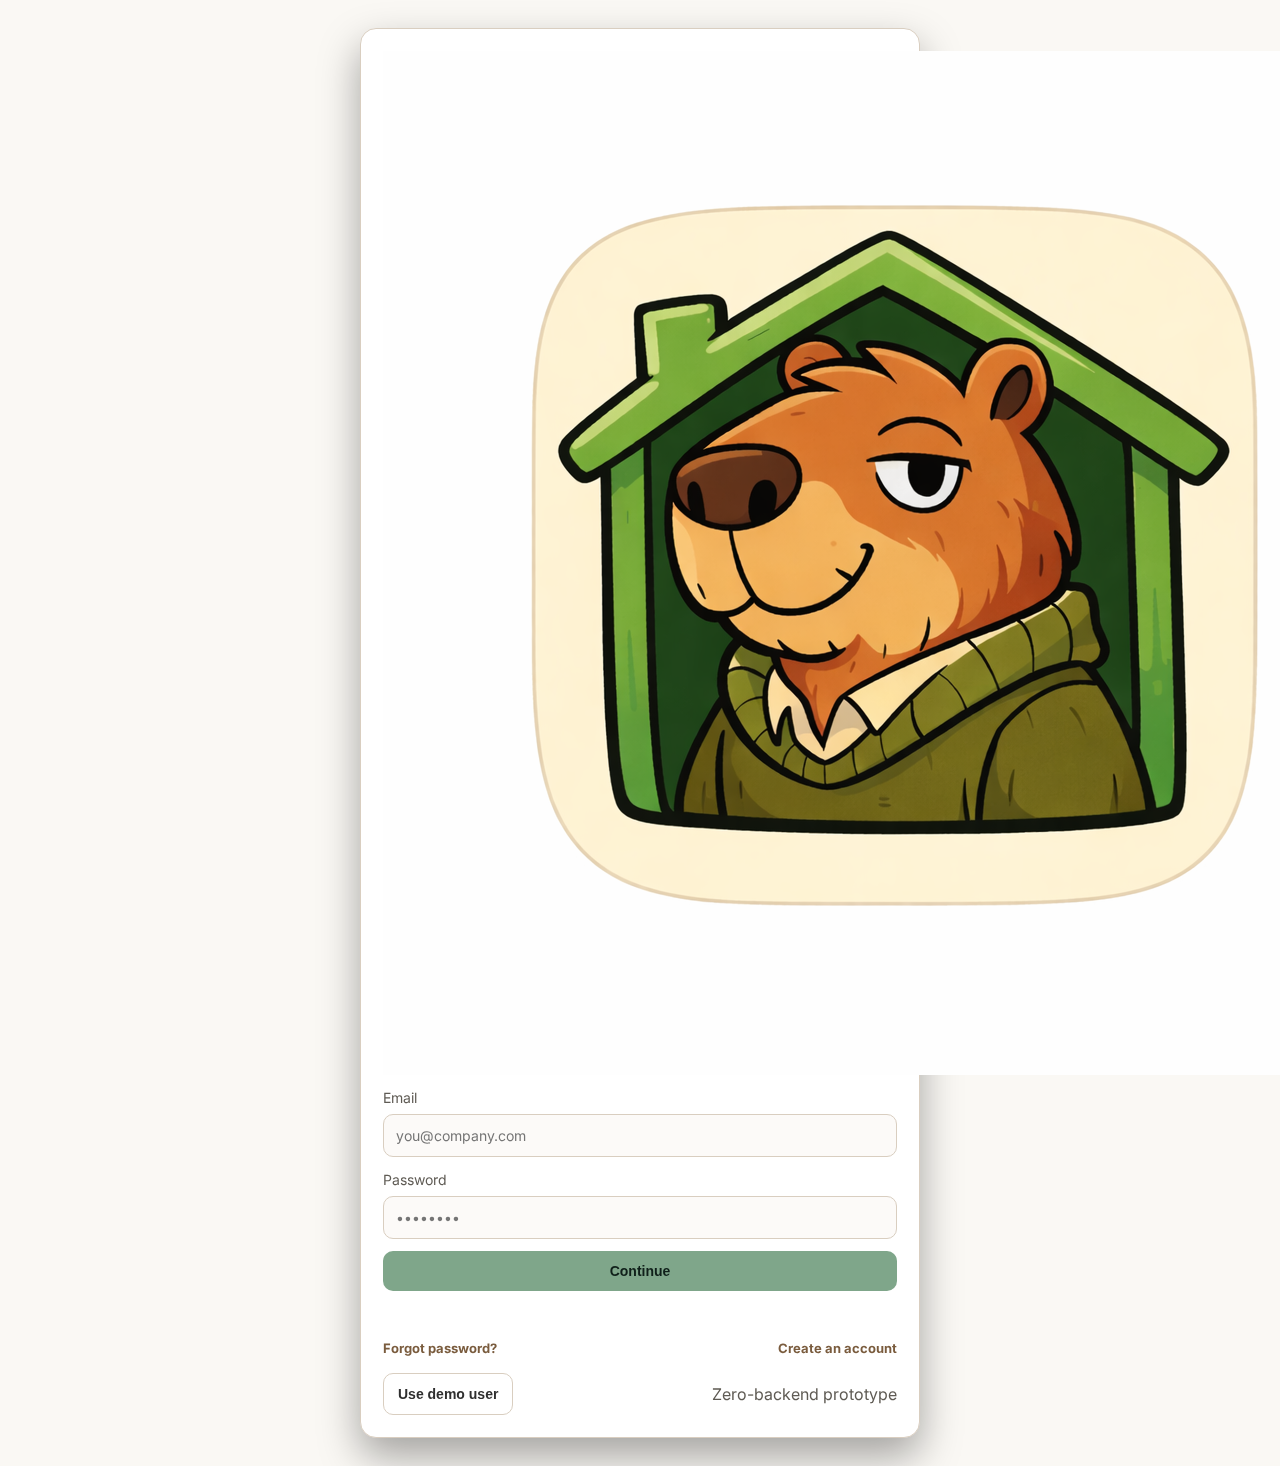
<file: index.html>
<!doctype html>
<html lang="en">
<head>
  <meta charset="utf-8" />
  <meta name="viewport" content="width=device-width, initial-scale=1" />
  <title>My Home Manager — Sign in</title>
  <link rel="icon" type="image/png" href="./MyHomeManagerIconLight.png" />
  <link rel="stylesheet" href="./styles.css" />
</head>
<body>
  <main class="shell shell-center">
    <section class="card">
      <div class="brandlock">
        <img class="logo" src="./MyHomeManagerIconLight.png" alt="My Home Manager logo" />
        <div>
          <h1 class="h1">Sign in to My Home Manager</h1>
          <p class="muted">Property management made simple — rent, tenants, maintenance, and reporting.</p>
        </div>
      </div>

      <form id="loginForm" class="form">
        <label>
          Email
          <input name="email" type="email" placeholder="you@company.com" required />
        </label>

        <label>
          Password
          <input name="password" type="password" placeholder="••••••••" required />
        </label>

        <button class="btn" type="submit">Continue</button>
        <p id="error" class="error" role="alert" aria-live="polite"></p>
      </form>

      <div class="row between mt12">
        <a class="link" href="./forgot.html">Forgot password?</a>
        <a class="link" href="./signup.html">Create an account</a>
      </div>

      <div class="footer-row">
        <button id="demoBtn" class="btn btn-ghost" type="button">Use demo user</button>
        <span class="muted">Zero-backend prototype</span>
      </div>
    </section>
  </main>

  <script src="./constants.js"></script>
  <script src="./utils.js"></script>
  <script src="./auth.js"></script>
  <script src="./data.js"></script>
  <script>
    // If already authed, go to app
    if (window.Auth.isAuthed()) window.location.href = "./app.html#dashboard";

    const form = document.getElementById("loginForm");
    const errorEl = document.getElementById("error");
    const demoBtn = document.getElementById("demoBtn");

    demoBtn.addEventListener("click", () => {
      // Ensure demo user exists
      window.Auth.ensureDemoUser();
      form.email.value = "demo@homemanager.com";
      form.password.value = "password";
    });

    form.addEventListener("submit", (e) => {
      e.preventDefault();
      errorEl.textContent = "";

      const email = form.email.value.trim().toLowerCase();
      const password = form.password.value;

      if (!email || !password) {
        errorEl.textContent = "Please enter email and password.";
        return;
      }

      const result = window.Auth.loginWithPassword(email, password);
      if (!result.ok) {
        errorEl.textContent = result.message || "Login failed.";
        return;
      }

      // Seed fake portfolio data if needed
      window.Data.bootstrap();

      window.location.href = "./app.html#dashboard";
    });
  </script>
</body>
</html>
</file>
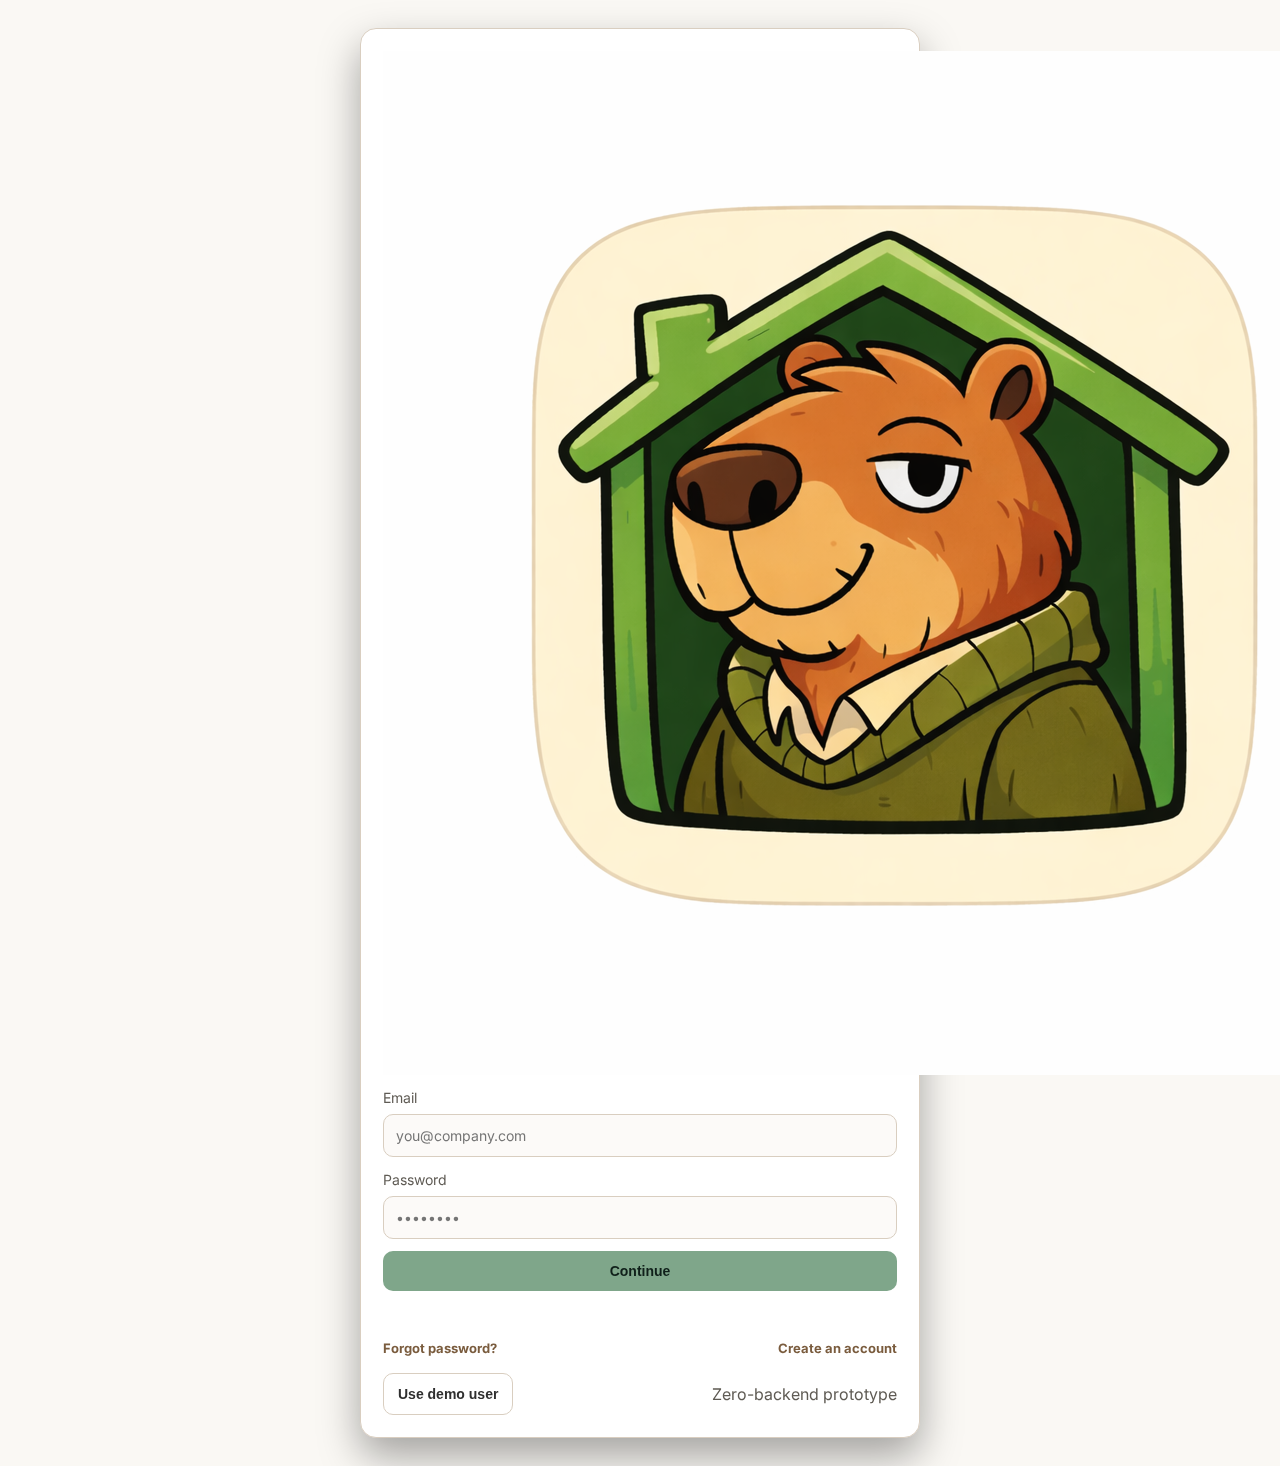
<file: app.html>
<!doctype html>
<html lang="en">
<head>
  <meta charset="utf-8" />
  <meta name="viewport" content="width=device-width, initial-scale=1" />
  <title>My Home Manager</title>
  <link rel="icon" type="image/png" href="./MyHomeManagerIconLight.png" />
  <link rel="stylesheet" href="./styles.css" />
</head>
<body>
  <div class="app">
    <aside class="sidebar" id="sidebar">
      <div class="sidebar-top">
        <button id="sidebarCloseBtn" class="btn-icon sidebar-close" type="button" title="Hide navigation" aria-label="Hide navigation">✕</button>
        <div class="brand">
          <img class="logo" src="./MyHomeManagerIconLight.png" alt="My Home Manager logo" />
          <div>
            <div class="profile-switcher" id="profileSwitcher">
              <button id="profileSwitcherBtn" class="badge profile-switcher-btn" type="button">
                <span id="roleBadge">Loading…</span>
                <span class="dropdown-arrow">▼</span>
              </button>
              <div id="profileSwitcherDropdown" class="user-dropdown profile-switcher-dropdown">
                <button class="dropdown-item" type="button" data-profile="property_manager">Property Manager</button>
                <button class="dropdown-item" type="button" data-profile="home_owner">Home Owner</button>
                <button class="dropdown-item" type="button" data-profile="tenant">Tenant</button>
              </div>
            </div>
          </div>
        </div>

        <nav class="nav" id="nav"></nav>
      </div>

      <div class="sidebar-bottom">
        <div class="footnote muted">Prototype data is stored in your browser.</div>
      </div>
    </aside>

    <main class="main">
      <header class="topbar">
        <div class="topbar-left">
          <button id="sidebarToggle" class="btn-icon" type="button" title="Toggle sidebar">
            <span class="hamburger">☰</span>
          </button>
          <div>
            <div id="pageTitle" class="page-title">Loading…</div>
            <div id="pageSubtitle" class="muted">—</div>
          </div>
        </div>

        <div class="topbar-right">
          <form id="globalSearchForm" class="search-form" role="search">
            <input id="globalSearchInput" class="search-input" type="search" placeholder="Search properties, units, vendors..." aria-label="Search the application" />
          </form>
          <div id="kpiPills" class="kpis"></div>
          <div class="user-menu">
            <button id="userMenuBtn" class="pill user-pill" type="button">
              <span id="who">Loading…</span>
              <span class="dropdown-arrow">▼</span>
            </button>
            <div id="userMenuDropdown" class="user-dropdown">
              <div id="whoEmail" class="dropdown-email muted small">—</div>
              <div class="dropdown-divider"></div>
              <a href="#profile" class="dropdown-item">👤 My Profile</a>
              <a href="#settings" class="dropdown-item">⚙️ My Settings</a>
              <a href="#account" class="dropdown-item">🔐 My Account</a>
              <div class="dropdown-divider"></div>
              <button id="logoutBtnTop" class="dropdown-item logout-item" type="button">🚪 Logout</button>
            </div>
          </div>
        </div>
      </header>

      <section class="content">
        <div id="view"></div>
      </section>
    </main>
  </div>

  <script src="./constants.js"></script>
  <script src="./utils.js"></script>
  <script src="./auth.js"></script>
  <script src="./data.js"></script>
  <script src="./app.js"></script>
</body>
</html>
</file>
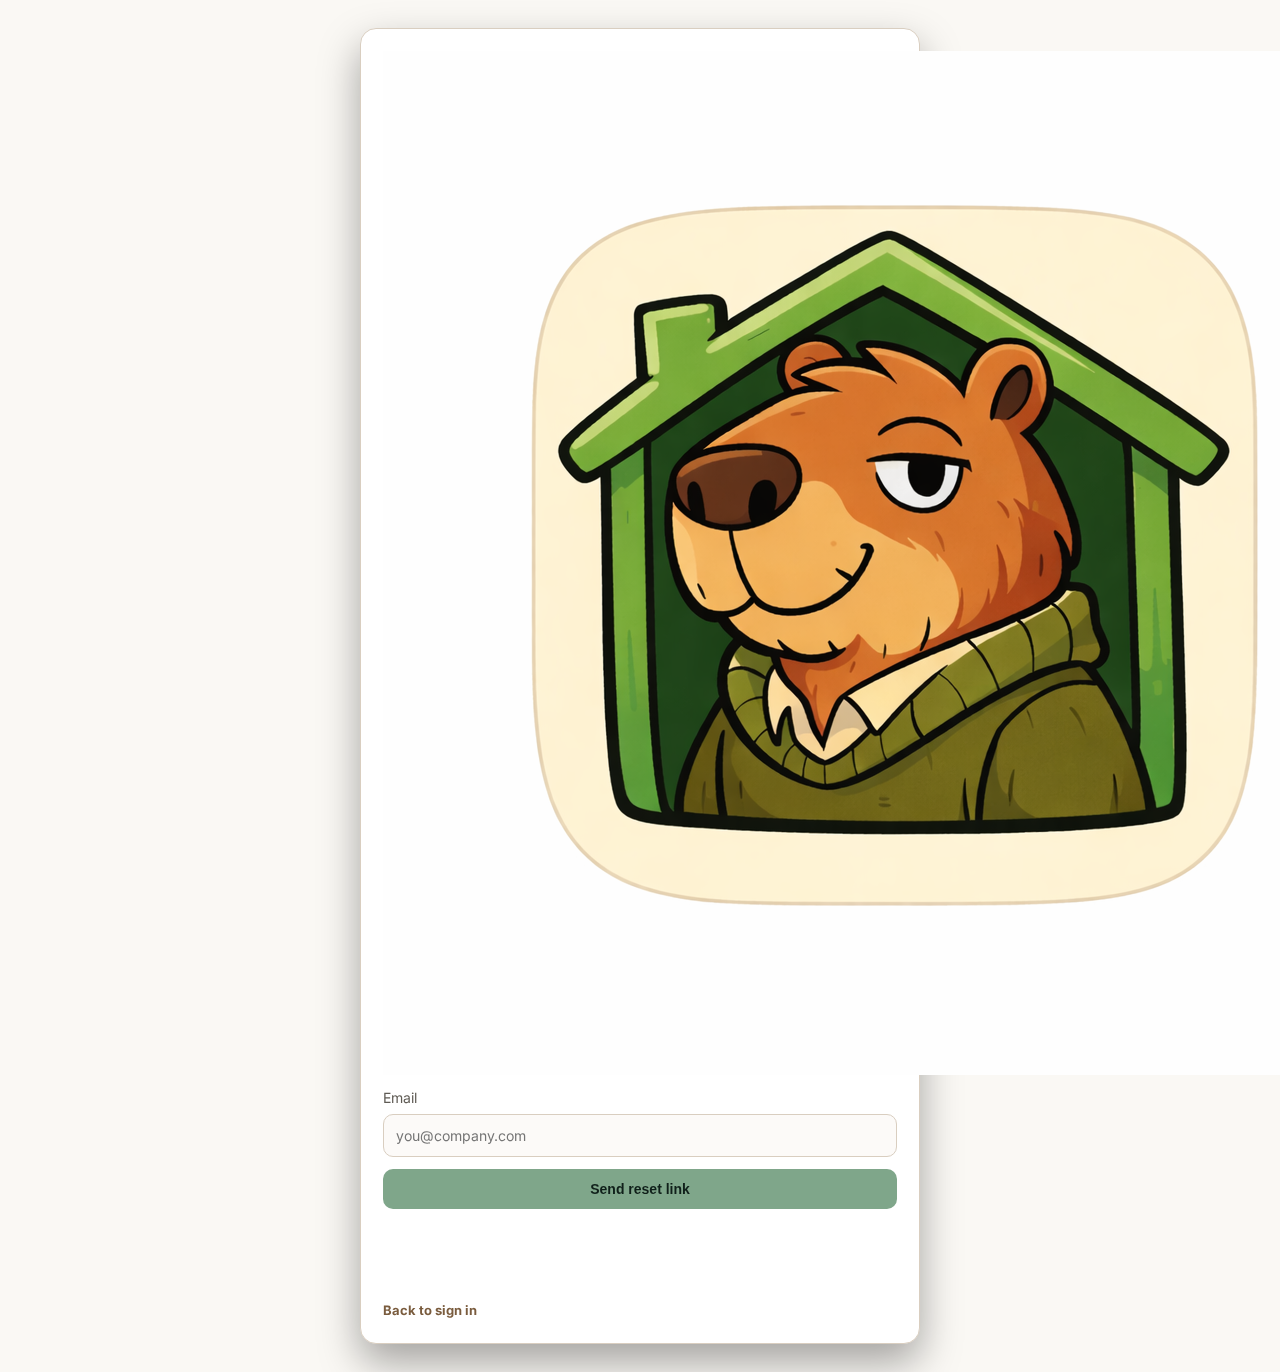
<file: forgot.html>
<!doctype html>
<html lang="en">
<head>
  <meta charset="utf-8" />
  <meta name="viewport" content="width=device-width, initial-scale=1" />
  <title>My Home Manager — Reset password</title>
  <link rel="icon" type="image/png" href="./MyHomeManagerIconLight.png" />
  <link rel="stylesheet" href="./styles.css" />
</head>
<body>
  <main class="shell shell-center">
    <section class="card">
      <div class="brandlock">
        <img class="logo" src="./MyHomeManagerIconLight.png" alt="My Home Manager logo" />
        <div>
          <h1 class="h1">Reset your password</h1>
          <p class="muted">Enter your email to receive a reset link (prototype simulation).</p>
        </div>
      </div>

      <form id="forgotForm" class="form">
        <label>
          Email
          <input name="email" type="email" placeholder="you@company.com" required />
        </label>

        <button class="btn" type="submit">Send reset link</button>
        <p id="msg" class="muted" aria-live="polite"></p>
        <p id="error" class="error" role="alert" aria-live="polite"></p>
      </form>

      <div class="row between mt12">
        <a class="link" href="./index.html">Back to sign in</a>
      </div>
    </section>
  </main>

  <script src="./constants.js"></script>
  <script src="./utils.js"></script>
  <script src="./auth.js"></script>
  <script>
    const form = document.getElementById("forgotForm");
    const msg = document.getElementById("msg");
    const errorEl = document.getElementById("error");

    form.addEventListener("submit", (e) => {
      e.preventDefault();
      msg.textContent = "";
      errorEl.textContent = "";

      const email = form.email.value.trim().toLowerCase();
      if (!email) return;

      // Prototype: if user exists, "send" link by routing to reset.html with email param
      const exists = window.Auth.userExists(email);

      if (!exists) {
        // In real systems you often don't reveal existence, but for prototype it's helpful.
        errorEl.textContent = "No account found for that email. Try signing up.";
        return;
      }

      msg.textContent = "Reset link generated (prototype). Redirecting…";
      setTimeout(() => {
        window.location.href = `./reset.html?email=${encodeURIComponent(email)}`;
      }, 600);
    });
  </script>
</body>
</html>
</file>
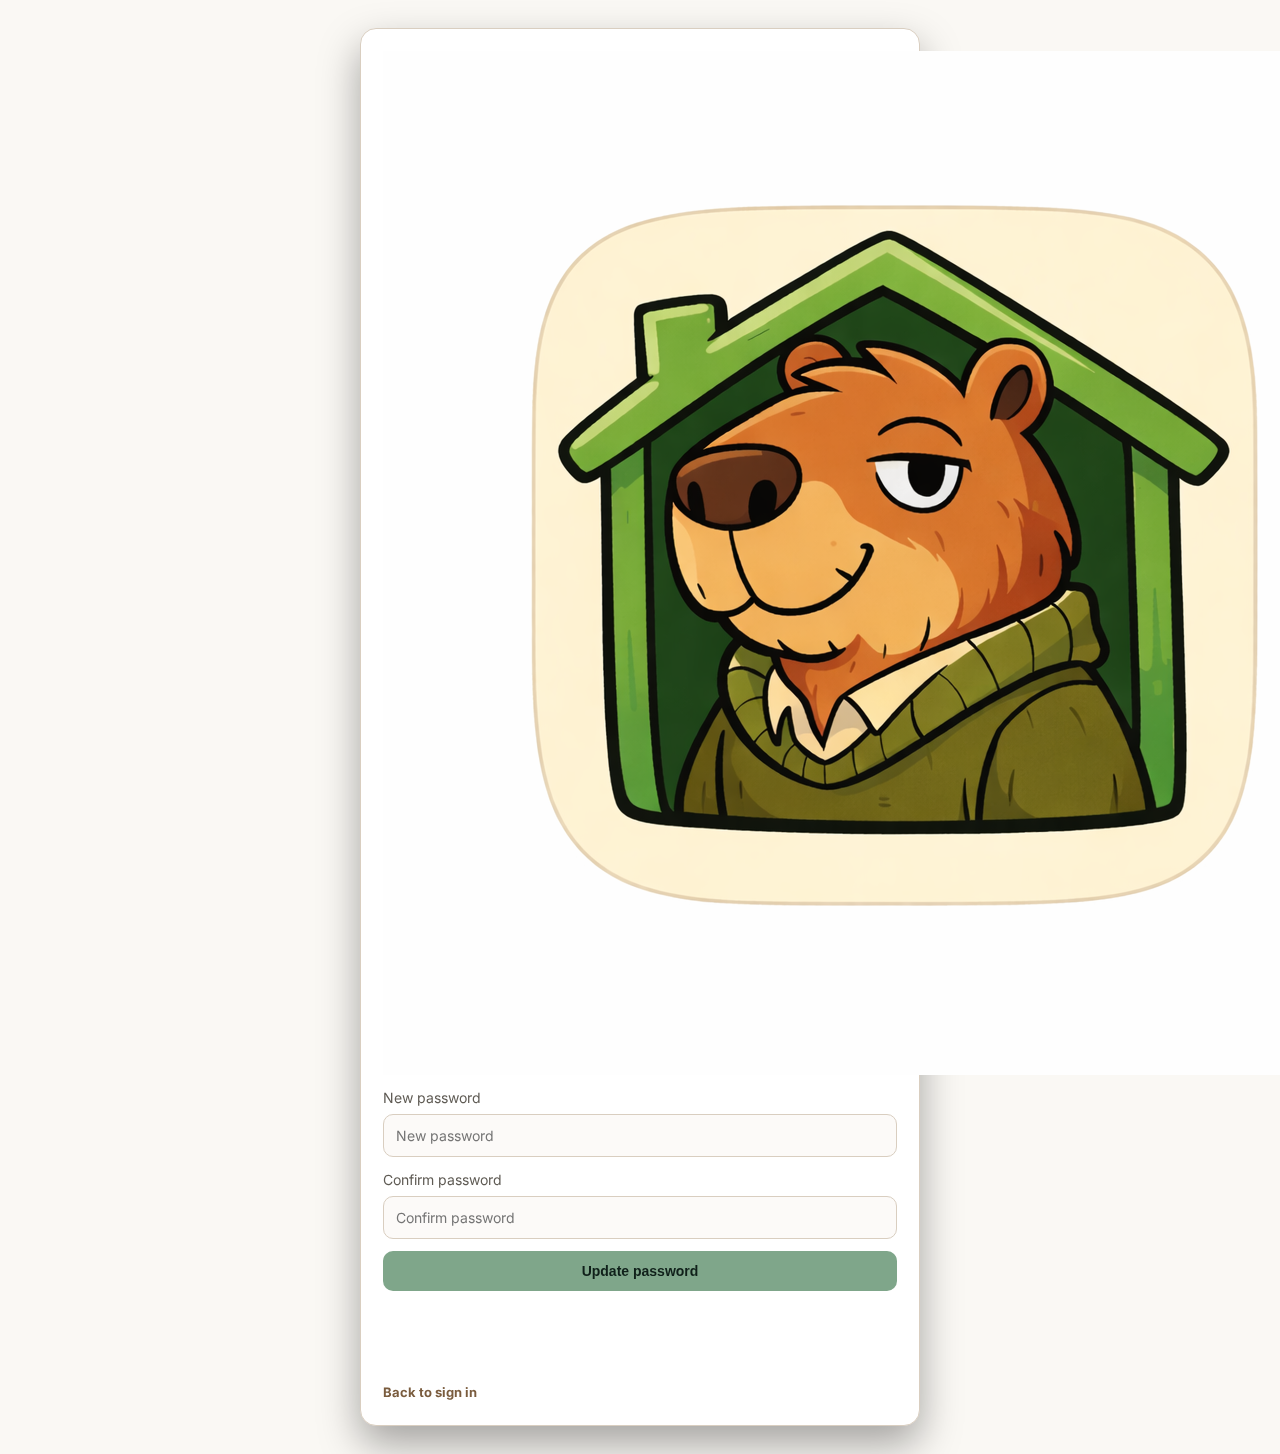
<file: reset.html>
<!doctype html>
<html lang="en">
<head>
  <meta charset="utf-8" />
  <meta name="viewport" content="width=device-width, initial-scale=1" />
  <title>My Home Manager — Choose new password</title>
  <link rel="icon" type="image/png" href="./MyHomeManagerIconLight.png" />
  <link rel="stylesheet" href="./styles.css" />
</head>
<body>
  <main class="shell shell-center">
    <section class="card">
      <div class="brandlock">
        <img class="logo" src="./MyHomeManagerIconLight.png" alt="My Home Manager logo" />
        <div>
          <h1 class="h1">Choose a new password</h1>
          <p id="sub" class="muted">—</p>
        </div>
      </div>

      <form id="resetForm" class="form">
        <label>
          New password
          <input name="password" type="password" placeholder="New password" required />
        </label>

        <label>
          Confirm password
          <input name="password2" type="password" placeholder="Confirm password" required />
        </label>

        <button class="btn" type="submit">Update password</button>
        <p id="error" class="error" role="alert" aria-live="polite"></p>
        <p id="msg" class="muted" aria-live="polite"></p>
      </form>

      <div class="row between mt12">
        <a class="link" href="./index.html">Back to sign in</a>
      </div>
    </section>
  </main>

  <script src="./constants.js"></script>
  <script src="./utils.js"></script>
  <script src="./auth.js"></script>
  <script>
    const params = new URLSearchParams(window.location.search);
    const email = (params.get("email") || "").toLowerCase();
    document.getElementById("sub").textContent = email ? `Resetting password for ${email}` : "Missing email parameter.";

    const form = document.getElementById("resetForm");
    const errorEl = document.getElementById("error");
    const msg = document.getElementById("msg");

    form.addEventListener("submit", (e) => {
      e.preventDefault();
      errorEl.textContent = "";
      msg.textContent = "";

      if (!email) {
        errorEl.textContent = "Missing email. Go back and request a reset link.";
        return;
      }

      const p1 = form.password.value;
      const p2 = form.password2.value;

      if (p1.length < 6) {
        errorEl.textContent = "Password must be at least 6 characters.";
        return;
      }
      if (p1 !== p2) {
        errorEl.textContent = "Passwords do not match.";
        return;
      }

      const result = window.Auth.updatePassword(email, p1);
      if (!result.ok) {
        errorEl.textContent = result.message || "Could not reset password.";
        return;
      }

      msg.textContent = "Password updated. Redirecting to sign in…";
      setTimeout(() => (window.location.href = "./index.html"), 900);
    });
  </script>
</body>
</html>
</file>
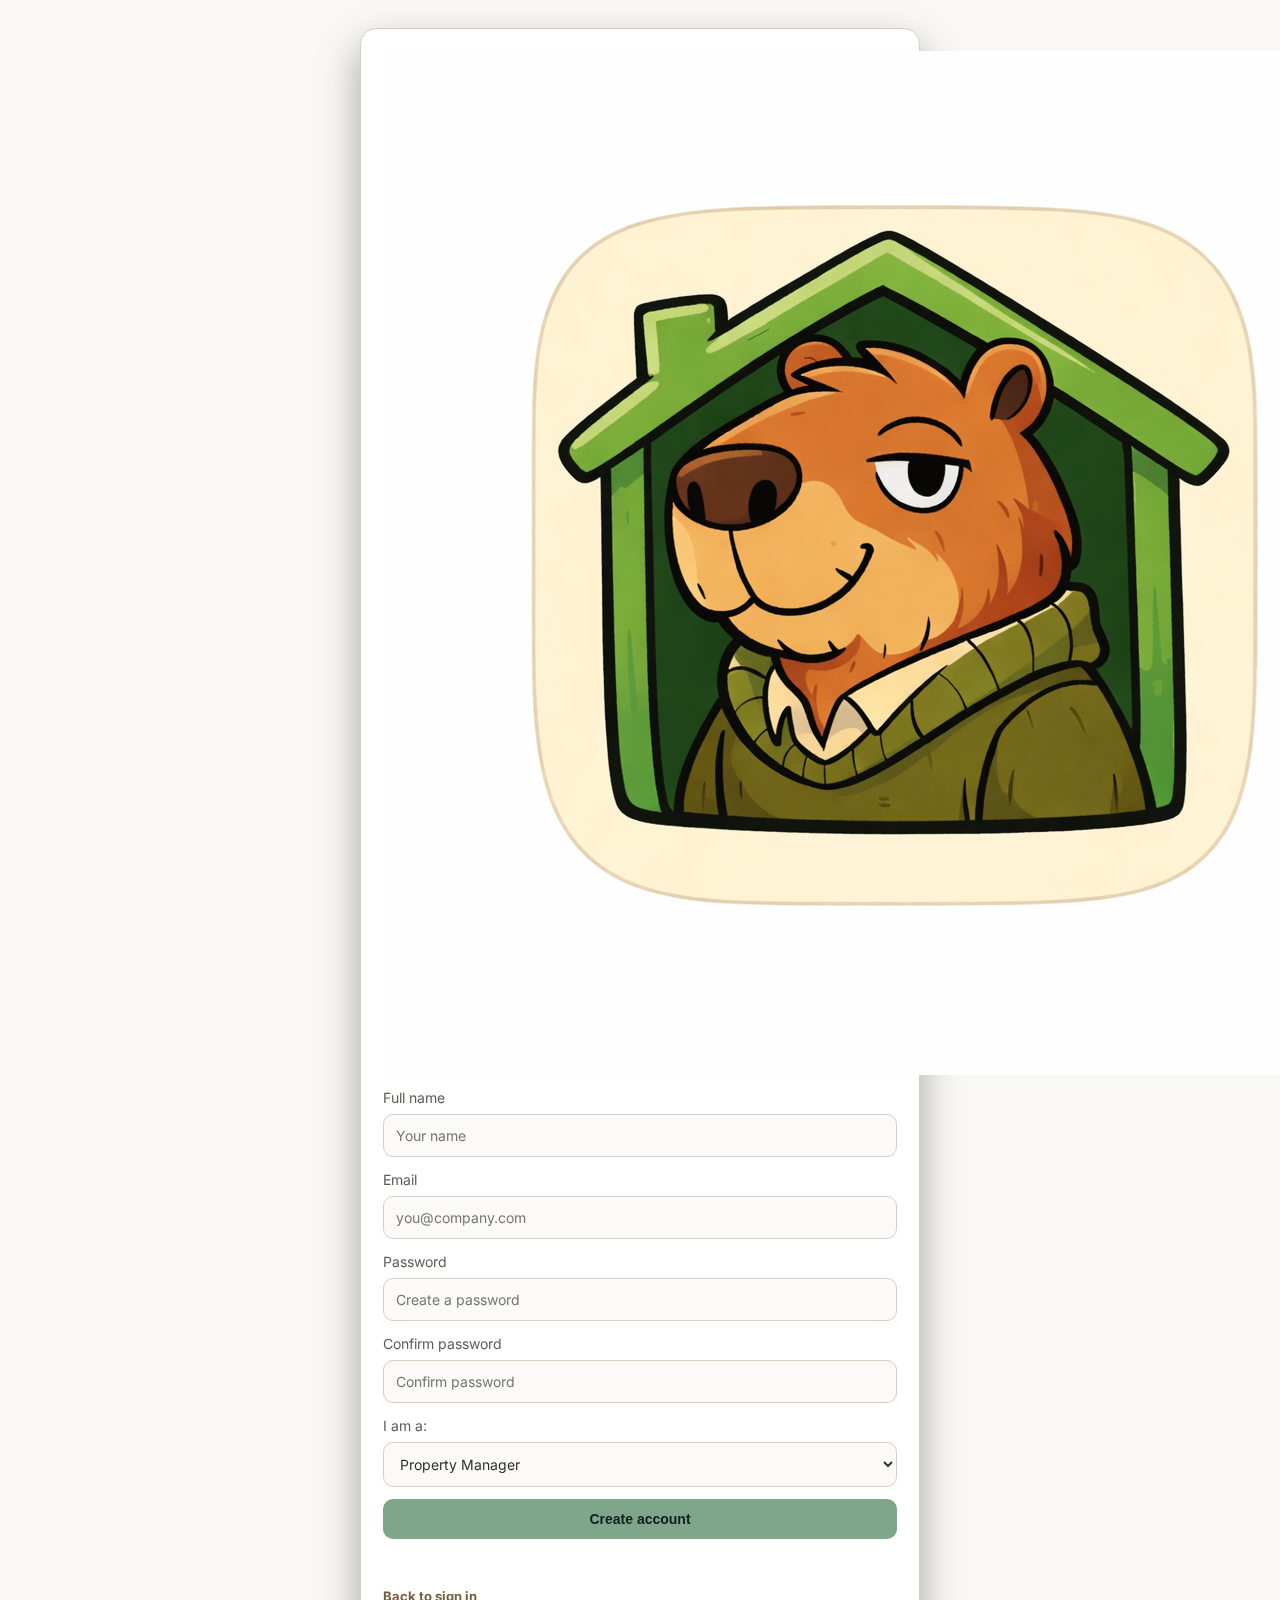
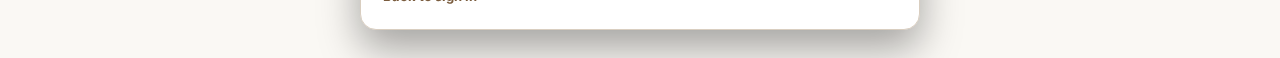
<file: signup.html>
<!doctype html>
<html lang="en">
<head>
  <meta charset="utf-8" />
  <meta name="viewport" content="width=device-width, initial-scale=1" />
  <title>My Home Manager — Create account</title>
  <link rel="icon" type="image/png" href="./MyHomeManagerIconLight.png" />
  <link rel="stylesheet" href="./styles.css" />
</head>
<body>
  <main class="shell shell-center">
    <section class="card">
      <div class="brandlock">
        <img class="logo" src="./MyHomeManagerIconLight.png" alt="My Home Manager logo" />
        <div>
          <h1 class="h1">Create your My Home Manager account</h1>
          <p class="muted">Start managing properties in minutes.</p>
        </div>
      </div>

      <form id="signupForm" class="form">
        <label>
          Full name
          <input name="name" type="text" placeholder="Your name" required />
        </label>

        <label>
          Email
          <input name="email" type="email" placeholder="you@company.com" required />
        </label>

        <label>
          Password
          <input name="password" type="password" placeholder="Create a password" required />
        </label>

        <label>
          Confirm password
          <input name="password2" type="password" placeholder="Confirm password" required />
        </label>

        <label>
          I am a:
          <select name="role" required>
            <option value="property_manager" selected>Property Manager</option>
            <option value="landlord">Landlord / Owner</option>
            <option value="tenant">Tenant</option>
          </select>
        </label>

        <button class="btn" type="submit">Create account</button>
        <p id="error" class="error" role="alert" aria-live="polite"></p>
      </form>

      <div class="row between mt12">
        <a class="link" href="./index.html">Back to sign in</a>
      </div>
    </section>
  </main>

  <script src="./constants.js"></script>
  <script src="./utils.js"></script>
  <script src="./auth.js"></script>
  <script src="./data.js"></script>
  <script>
    const form = document.getElementById("signupForm");
    const errorEl = document.getElementById("error");

    form.addEventListener("submit", (e) => {
      e.preventDefault();
      errorEl.textContent = "";

      const name = form.name.value.trim();
      const email = form.email.value.trim().toLowerCase();
      const password = form.password.value;
      const password2 = form.password2.value;
      const role = form.role.value;

      if (!name || !email || !password || !password2 || !role) {
        errorEl.textContent = "Please complete all fields.";
        return;
      }
      if (password.length < 6) {
        errorEl.textContent = "Password must be at least 6 characters.";
        return;
      }
      if (password !== password2) {
        errorEl.textContent = "Passwords do not match.";
        return;
      }

      const result = window.Auth.registerUser({ name, email, password, role });
      if (!result.ok) {
        errorEl.textContent = result.message || "Could not create account.";
        return;
      }

      window.Data.bootstrap();
      window.location.href = "./app.html#onboarding";
    });
  </script>
</body>
</html>
</file>
<file: styles.css>
/**
 * My Home Manager Styles
 * Calm, trustworthy visual system with accessible light/dark themes
 */

@import url("https://fonts.googleapis.com/css2?family=Inter:wght@500;600;700;800&display=swap");

/* ===== CSS Variables ===== */
:root {
  --capybara-brown: #7A5C3E;
  --sage-green: #7FA68A;
  --warm-sand: #E8DDCF;
  --soft-cream: #FAF8F4;
  --charcoal: #2F2F2F;
  --deep-slate: #3E4A46;

  --bg: var(--soft-cream);
  --card: #ffffff;
  --border: #d9cec0;
  --text: var(--charcoal);
  --muted: #5f5b54;
  --accent: var(--sage-green);
  --accent2: var(--capybara-brown);
  --success: #2f855a;
  --warning: #9a6b1f;
  --danger: #b6413d;
}

@media (prefers-color-scheme: dark) {
  :root {
    --bg: var(--deep-slate);
    --card: #2f3936;
    --border: #52615b;
    --text: #f5f0e9;
    --muted: #d1c5b8;
    --accent: #9bbfa5;
    --accent2: #b29273;
  }
}

/* ===== Reset & Base ===== */
* {
  box-sizing: border-box;
}

body {
  margin: 0;
  font-family: "Inter", ui-sans-serif, system-ui, -apple-system, "Segoe UI", Roboto, Arial, sans-serif;
  background: var(--bg);
  color: var(--text);
  line-height: 1.5;
}

/* ===== Layout Shells ===== */
.shell {
  min-height: 100vh;
  padding: 28px;
}

.shell-center {
  display: grid;
  place-items: center;
}

/* ===== Cards ===== */
.card {
  width: min(560px, 100%);
  background: var(--card);
  border: 1px solid var(--border);
  border-radius: 16px;
  padding: 22px;
  backdrop-filter: blur(10px);
  box-shadow: 0 18px 40px rgba(0, 0, 0, 0.35);
}

/* ===== Typography ===== */
.h1 {
  margin: 0 0 6px;
  font-size: 26px;
}

.muted {
  color: var(--muted);
}

.small {
  font-size: 12px;
}

/* ===== Spacing Utilities ===== */
.mb8 { margin-bottom: 8px; }
.mb12 { margin-bottom: 12px; }
.mb16 { margin-bottom: 16px; }
.mt8 { margin-top: 8px; }
.mt12 { margin-top: 12px; }
.mt16 { margin-top: 16px; }

/* ===== Branding ===== */
.brandlock {
  display: flex;
  gap: 12px;
  align-items: center;
  margin-bottom: 12px;
}

.brand-link {
  display: inline-flex;
  align-items: center;
  gap: 10px;
  text-decoration: none;
  color: inherit;
}

.logo-mark {
  width: 40px;
  height: 40px;
  flex-shrink: 0;
}

.logo-house {
  fill: var(--warm-sand);
  stroke: var(--capybara-brown);
  stroke-width: 2.25;
  stroke-linecap: round;
  stroke-linejoin: round;
}

.logo-capy {
  fill: var(--capybara-brown);
}

.logo-eye {
  fill: var(--soft-cream);
}

.logo-ear {
  stroke: var(--soft-cream);
  stroke-width: 1.6;
  stroke-linecap: round;
  fill: none;
}

.logo-wordmark {
  display: inline-flex;
  flex-wrap: wrap;
  gap: 4px;
  font-size: 18px;
  line-height: 1;
}

.logo-wordmark .my-home {
  font-weight: 500;
}

.logo-wordmark .manager {
  font-weight: 600;
}

/* ===== Forms ===== */
.form {
  display: grid;
  gap: 12px;
  margin-top: 10px;
}

.form.compact {
  gap: 10px;
}

label {
  display: grid;
  gap: 6px;
  font-size: 14px;
  color: var(--muted);
}

input,
select,
textarea {
  width: 100%;
  padding: 12px;
  border-radius: 10px;
  border: 1px solid var(--border);
  background: color-mix(in oklab, var(--card) 86%, var(--warm-sand));
  color: var(--text);
  outline: none;
  font-family: inherit;
  font-size: 14px;
}

textarea {
  min-height: 80px;
  resize: vertical;
}

input:focus,
select:focus,
textarea:focus {
  border-color: rgba(124, 92, 255, 0.7);
}

/* ===== Buttons ===== */
.btn {
  padding: 12px 14px;
  border: 0;
  border-radius: 10px;
  background: var(--accent);
  color: #10201a;
  font-weight: 800;
  font-size: 14px;
  cursor: pointer;
  transition: transform 0.1s ease;
}

.btn:active {
  transform: translateY(1px);
}

.btn-ghost {
  background: transparent;
  color: var(--text);
  border: 1px solid var(--border);
  font-weight: 700;
}

.btn-ghost:hover {
  border-color: var(--accent);
}

.btn-icon {
  background: transparent;
  border: 0;
  color: var(--text);
  cursor: pointer;
  padding: 8px;
  border-radius: 8px;
  font-size: 20px;
  display: flex;
  align-items: center;
  justify-content: center;
}

.btn-icon:hover {
  background: rgba(255, 255, 255, 0.05);
}

.w100 {
  width: 100%;
}

/* ===== Error & Status Messages ===== */
.error {
  margin: 6px 0 0;
  color: #ffb4b4;
  min-height: 18px;
}

/* ===== Links ===== */
.link {
  color: var(--capybara-brown);
  text-decoration: none;
  font-weight: 700;
  font-size: 13px;
}

.link:hover {
  text-decoration: underline;
}

/* ===== Layout Utilities ===== */
.row {
  display: flex;
  gap: 12px;
  align-items: flex-start;
}

.between {
  justify-content: space-between;
}

.footer-row {
  margin-top: 14px;
  display: flex;
  justify-content: space-between;
  align-items: center;
  gap: 10px;
}

/* ===== App Shell ===== */
.app {
  display: grid;
  grid-template-columns: 280px 1fr;
  min-height: 100vh;
  transition: grid-template-columns 0.3s ease;
}

.app.sidebar-collapsed {
  grid-template-columns: 0 1fr;
}

/* ===== Sidebar ===== */
.sidebar {
  border-right: 1px solid var(--border);
  background: color-mix(in oklab, var(--card) 86%, var(--warm-sand));
  backdrop-filter: blur(8px);
  display: flex;
  flex-direction: column;
  justify-content: space-between;
  padding: 14px;
  overflow-y: auto;
  overflow-x: hidden;
  transition: transform 0.3s ease, width 0.3s ease;
}

.sidebar-collapsed .sidebar {
  transform: translateX(-100%);
  width: 0;
  padding: 0;
}

.sidebar-top {
  display: grid;
  gap: 14px;
}

.sidebar-bottom {
  display: grid;
  gap: 10px;
}

/* ===== Brand ===== */
.brand {
  display: flex;
  gap: 12px;
  align-items: center;
}

.brand-name {
  font-weight: 900;
  letter-spacing: 0.2px;
}

.badge {
  display: inline-block;
  padding: 4px 8px;
  border-radius: 999px;
  border: 1px solid var(--border);
  color: var(--muted);
  font-size: 12px;
  margin-top: 4px;
}


.profile-switcher {
  position: relative;
  margin-top: 4px;
}

.profile-switcher-btn {
  cursor: pointer;
  display: inline-flex;
  align-items: center;
  gap: 8px;
  background: rgba(255, 255, 255, 0.05);
}

.profile-switcher-btn:hover {
  border-color: rgba(124, 92, 255, 0.55);
  background: rgba(124, 92, 255, 0.12);
}

.profile-switcher-dropdown {
  left: 0;
  right: auto;
  min-width: 180px;
}

.profile-switcher.open .dropdown-arrow {
  transform: rotate(180deg);
}

/* ===== Navigation ===== */
.nav {
  display: grid;
  gap: 8px;
  margin-top: 4px;
}

.navitem {
  display: flex;
  gap: 10px;
  align-items: center;
  padding: 10px;
  border-radius: 12px;
  border: 1px solid transparent;
  color: var(--text);
  text-decoration: none;
  background: rgba(255, 255, 255, 0.03);
  transition: border-color 0.2s ease;
}

.navitem:hover {
  border-color: rgba(32, 211, 255, 0.35);
}

.navitem.active {
  border-color: rgba(124, 92, 255, 0.55);
  background: rgba(124, 92, 255, 0.12);
}

.navitem-child {
  padding: 8px 10px;
  font-size: 13px;
}

.dot {
  width: 8px;
  height: 8px;
  border-radius: 999px;
  background: rgba(255, 255, 255, 0.35);
}

.dot-child {
  width: 6px;
  height: 6px;
  opacity: 0.7;
}

.navsection-title {
  margin-top: 10px;
  margin-bottom: 6px;
  font-size: 12px;
  color: var(--muted);
  font-weight: 800;
  letter-spacing: 0.2px;
}

.units-list {
  display: grid;
  gap: 6px;
  max-height: 400px;
  overflow-y: auto;
  padding: 4px;
}

.footnote {
  font-size: 12px;
}

.mutedlink {
  opacity: 0.8;
}

/* ===== Main Content ===== */
.main {
  display: flex;
  flex-direction: column;
}

.content {
  padding: 18px;
}

/* ===== Topbar ===== */
.topbar {
  height: 66px;
  display: flex;
  align-items: center;
  justify-content: space-between;
  padding: 0 18px;
  border-bottom: 1px solid var(--border);
  background: color-mix(in oklab, var(--card) 90%, var(--warm-sand));
  backdrop-filter: blur(8px);
}

.topbar-left {
  display: flex;
  gap: 12px;
  align-items: center;
}

.topbar-right {
  display: flex;
  gap: 10px;
  align-items: center;
}

.search-form {
  min-width: 280px;
}

.search-input {
  width: 100%;
  min-width: 280px;
  padding: 10px 12px;
  border-radius: 999px;
  border: 1px solid var(--border);
  background: #fff;
  color: var(--text);
}

.search-input:focus {
  border-color: rgba(32, 211, 255, 0.55);
}

.hamburger {
  font-size: 20px;
}

.page-title {
  font-weight: 900;
  font-size: 18px;
}

/* ===== User Menu ===== */
.user-menu {
  position: relative;
}

.user-pill {
  cursor: pointer;
  display: flex;
  align-items: center;
  gap: 8px;
  background: rgba(255, 255, 255, 0.05);
  border: 1px solid var(--border);
  transition: all 0.2s ease;
}

.user-pill:hover {
  border-color: rgba(124, 92, 255, 0.55);
  background: rgba(124, 92, 255, 0.12);
}

.dropdown-arrow {
  font-size: 10px;
  transition: transform 0.2s ease;
}

.user-menu.open .dropdown-arrow {
  transform: rotate(180deg);
}

.user-dropdown {
  position: absolute;
  top: calc(100% + 8px);
  right: 0;
  min-width: 200px;
  background: var(--card);
  border: 1px solid var(--border);
  border-radius: 12px;
  padding: 8px;
  backdrop-filter: blur(10px);
  box-shadow: 0 8px 24px rgba(0, 0, 0, 0.4);
  z-index: 1000;
  display: none;
}

.user-dropdown.show {
  display: block;
}

.dropdown-item {
  display: block;
  padding: 10px 12px;
  color: var(--text);
  text-decoration: none;
  border-radius: 8px;
  cursor: pointer;
  border: 0;
  background: transparent;
  width: 100%;
  text-align: left;
  font-size: 14px;
  transition: background 0.2s ease;
}

.dropdown-item:hover {
  background: rgba(255, 255, 255, 0.08);
}

.dropdown-email {
  padding: 6px 12px;
  word-break: break-all;
}

.logout-item {
  color: rgba(255, 180, 180, 0.9);
}

.logout-item:hover {
  background: rgba(255, 180, 180, 0.1);
}

.dropdown-divider {
  height: 1px;
  background: var(--border);
  margin: 6px 0;
}

/* ===== Pills & Badges ===== */
.pill {
  padding: 6px 10px;
  border: 1px solid var(--border);
  border-radius: 999px;
  color: var(--muted);
  font-size: 13px;
  display: inline-block;
}

.pill-ok {
  border-color: rgba(32, 211, 255, 0.4);
}

.pill-warn {
  border-color: rgba(255, 180, 180, 0.45);
}

.pill-mid {
  border-color: rgba(255, 255, 255, 0.18);
}

/* ===== KPIs ===== */
.kpis {
  display: flex;
  gap: 8px;
  flex-wrap: wrap;
  justify-content: flex-end;
}

.kpi {
  padding: 6px 10px;
  border-radius: 999px;
  border: 1px solid var(--border);
  color: var(--muted);
  font-size: 12px;
  background: rgba(255, 255, 255, 0.03);
}

.kpi b {
  color: var(--text);
}

/* ===== Panels ===== */
.panel {
  background: var(--card);
  border: 1px solid var(--border);
  border-radius: 16px;
  padding: 16px;
}

.panel-h {
  font-weight: 900;
  margin-bottom: 10px;
}

/* ===== Grid Layouts ===== */
.stack {
  display: grid;
  gap: 12px;
}

.grid2 {
  display: grid;
  grid-template-columns: repeat(2, minmax(0, 1fr));
  gap: 12px;
}

.grid3 {
  display: grid;
  grid-template-columns: repeat(3, minmax(0, 1fr));
  gap: 12px;
}


.grid-span-2 {
  grid-column: 1 / -1;
}

/* ===== Tables ===== */
.tablewrap {
  overflow: auto;
  border-radius: 12px;
  border: 1px solid rgba(255, 255, 255, 0.08);
}

table {
  width: 100%;
  border-collapse: collapse;
  font-size: 13px;
}

th,
td {
  padding: 10px;
  border-bottom: 1px solid rgba(255, 255, 255, 0.06);
  vertical-align: top;
  text-align: left;
}

th {
  color: var(--muted);
  font-weight: 800;
  background: color-mix(in oklab, var(--card) 90%, var(--warm-sand));
}

tr:last-child td {
  border-bottom: 0;
}

/* ===== Filters ===== */
.filters {
  display: flex;
  gap: 10px;
  flex-wrap: wrap;
}

.filter {
  min-width: 220px;
}

/* ===== Tabs ===== */
.tabs {
  display: flex;
  gap: 8px;
  flex-wrap: wrap;
}

.tab {
  padding: 8px 10px;
  border-radius: 999px;
  border: 1px solid var(--border);
  text-decoration: none;
  color: var(--muted);
  font-weight: 800;
  font-size: 12px;
  background: rgba(255, 255, 255, 0.03);
  transition: border-color 0.2s ease;
}

.tab:hover {
  border-color: rgba(32, 211, 255, 0.35);
}

.tab-active {
  color: var(--text);
  border-color: rgba(124, 92, 255, 0.55);
  background: rgba(124, 92, 255, 0.12);
}

/* ===== Feature Cards ===== */
.feature-card {
  background: rgba(255, 255, 255, 0.03);
  border: 1px solid var(--border);
  border-radius: 12px;
  padding: 14px;
  transition: all 0.2s ease;
}

.feature-card:hover {
  border-color: rgba(124, 92, 255, 0.35);
  background: rgba(124, 92, 255, 0.05);
}

.feature-card-header {
  display: flex;
  justify-content: space-between;
  align-items: flex-start;
  margin-bottom: 10px;
}

.feature-title {
  font-weight: 800;
  font-size: 15px;
  margin-bottom: 4px;
}

.feature-category {
  font-size: 12px;
  color: var(--muted);
  display: inline-block;
  padding: 3px 8px;
  background: rgba(255, 255, 255, 0.08);
  border-radius: 6px;
}

.feature-details {
  display: grid;
  gap: 6px;
  font-size: 13px;
}

.feature-detail-row {
  display: flex;
  justify-content: space-between;
  padding: 4px 0;
  border-bottom: 1px solid rgba(255, 255, 255, 0.04);
}

.feature-detail-row:last-child {
  border-bottom: 0;
}

.feature-label {
  color: var(--muted);
  font-size: 12px;
}

.feature-value {
  font-weight: 600;
}

/* ===== Info & Warning Boxes ===== */
.info-box {
  background: rgba(32, 211, 255, 0.08);
  border: 1px solid rgba(32, 211, 255, 0.2);
  border-radius: 10px;
  padding: 12px;
  font-size: 13px;
  color: var(--capybara-brown);
}

.warning-box {
  background: rgba(255, 180, 180, 0.08);
  border: 1px solid rgba(255, 180, 180, 0.2);
  border-radius: 10px;
  padding: 12px;
  font-size: 13px;
  color: rgba(255, 180, 180, 0.95);
}

.search-results {
  display: grid;
  gap: 8px;
}

.search-result {
  display: grid;
  gap: 2px;
  border: 1px solid var(--border);
  border-radius: 10px;
  padding: 10px 12px;
  text-decoration: none;
  color: var(--text);
  background: rgba(255, 255, 255, 0.02);
}

.search-result:hover {
  border-color: rgba(32, 211, 255, 0.45);
  background: rgba(32, 211, 255, 0.08);
}

.search-result-title {
  font-weight: 700;
}

/* ===== Profile & Account ===== */
.avatar-placeholder {
  width: 56px;
  height: 56px;
  border-radius: 50%;
  display: grid;
  place-items: center;
  font-weight: 900;
  font-size: 22px;
  background: var(--accent);
  color: #10201a;
  flex-shrink: 0;
}

.avatar-lg {
  width: 72px;
  height: 72px;
  font-size: 28px;
}

.profile-preview {
  display: flex;
  flex-direction: column;
  align-items: center;
  gap: 6px;
  padding: 20px 12px;
  text-align: center;
}

.profile-preview-name {
  font-weight: 900;
  font-size: 18px;
  margin-top: 8px;
}

.account-info-row {
  display: flex;
  gap: 16px;
  align-items: center;
  padding: 8px 0;
}

.detail-grid {
  display: grid;
  grid-template-columns: repeat(2, 1fr);
  gap: 12px;
  margin-top: 8px;
}

/* ===== Settings ===== */
.setting-group {
  display: grid;
  gap: 4px;
}

.setting-row {
  display: flex;
  justify-content: space-between;
  align-items: center;
  padding: 12px;
  border-radius: 10px;
  border: 1px solid rgba(255, 255, 255, 0.04);
  background: rgba(255, 255, 255, 0.02);
  transition: background 0.2s ease;
}

.setting-row:hover {
  background: #fff;
}

.setting-label {
  display: flex;
  flex-direction: column;
  gap: 2px;
}

.setting-title {
  font-weight: 700;
  font-size: 14px;
  color: var(--text);
}

.toggle-checkbox {
  width: 20px;
  height: 20px;
  accent-color: var(--accent);
  cursor: pointer;
  flex-shrink: 0;
}

/* ===== Danger Button ===== */
.btn-danger {
  border-color: rgba(248, 113, 113, 0.4);
  color: var(--danger);
}

.btn-danger:hover {
  border-color: var(--danger);
  background: rgba(248, 113, 113, 0.1);
}

/* ===== Responsive Design ===== */
@media (max-width: 980px) {
  .logo-wordmark {
    display: none;
  }

  .topbar-right {
    width: 100%;
    justify-content: flex-end;
  }

  .search-form {
    min-width: 220px;
  }

  .search-input {
    min-width: 220px;
  }

  .app {
    grid-template-columns: 1fr;
  }

  .sidebar {
    position: fixed;
    left: 0;
    top: 0;
    bottom: 0;
    z-index: 100;
    width: 280px;
  }

  .app:not(.sidebar-collapsed) .sidebar {
    transform: translateX(0);
  }

  .grid2,
  .grid3 {
    grid-template-columns: 1fr;
  }
}
</file>
